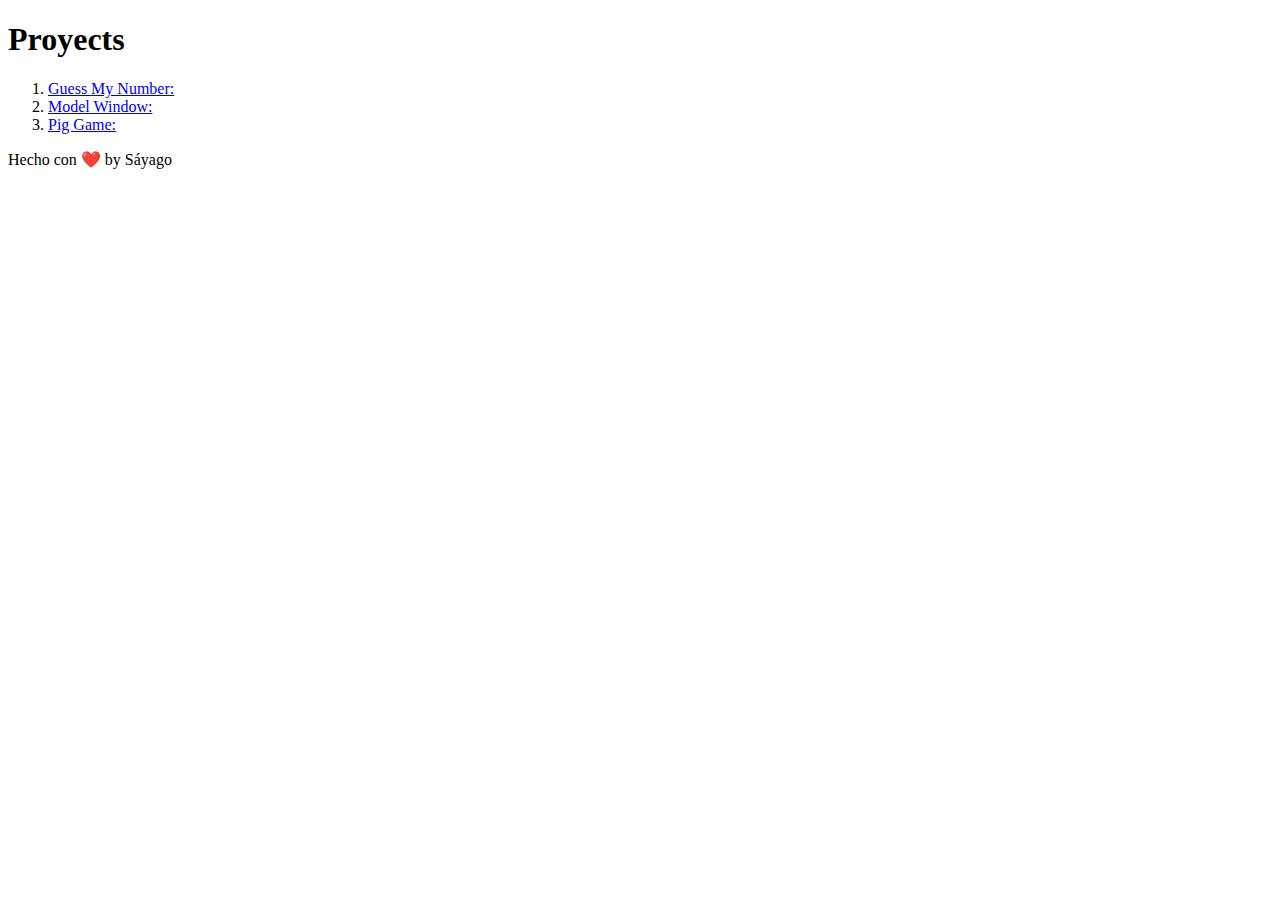
<file: index.html>
<!DOCTYPE html>
<html lang="en">

<head>
  <meta charset="UTF-8" />
  <meta name="viewport" content="width=device-width, initial-scale=1.0" />
  <title>JavaScript</title>
</head>

<body>
  <!-- Header -->
  <header>
    <h1>Proyects</h1>
  </header>
  <!-- Main -->
  <main>
    <ol>
      <li>
        <a href="./03-javascript-in-the-browser/01-guess-my-number/index.html" target="_blank">Guess My Number:</a>
      </li>
      <li>
        <a href="./03-javascript-in-the-browser/02-modal-window/index.html" target="_blank">Model Window:</a>
      </li>
      <li>
        <a href="./03-javascript-in-the-browser/03-pig-game/index.html" target="_blank">Pig Game:</a>
      </li>
    </ol>
  </main>
  <!-- Footer -->
  <footer>
    <p>Hecho con ❤️ by Sáyago</p>
  </footer>
</body>

</html>
</file>
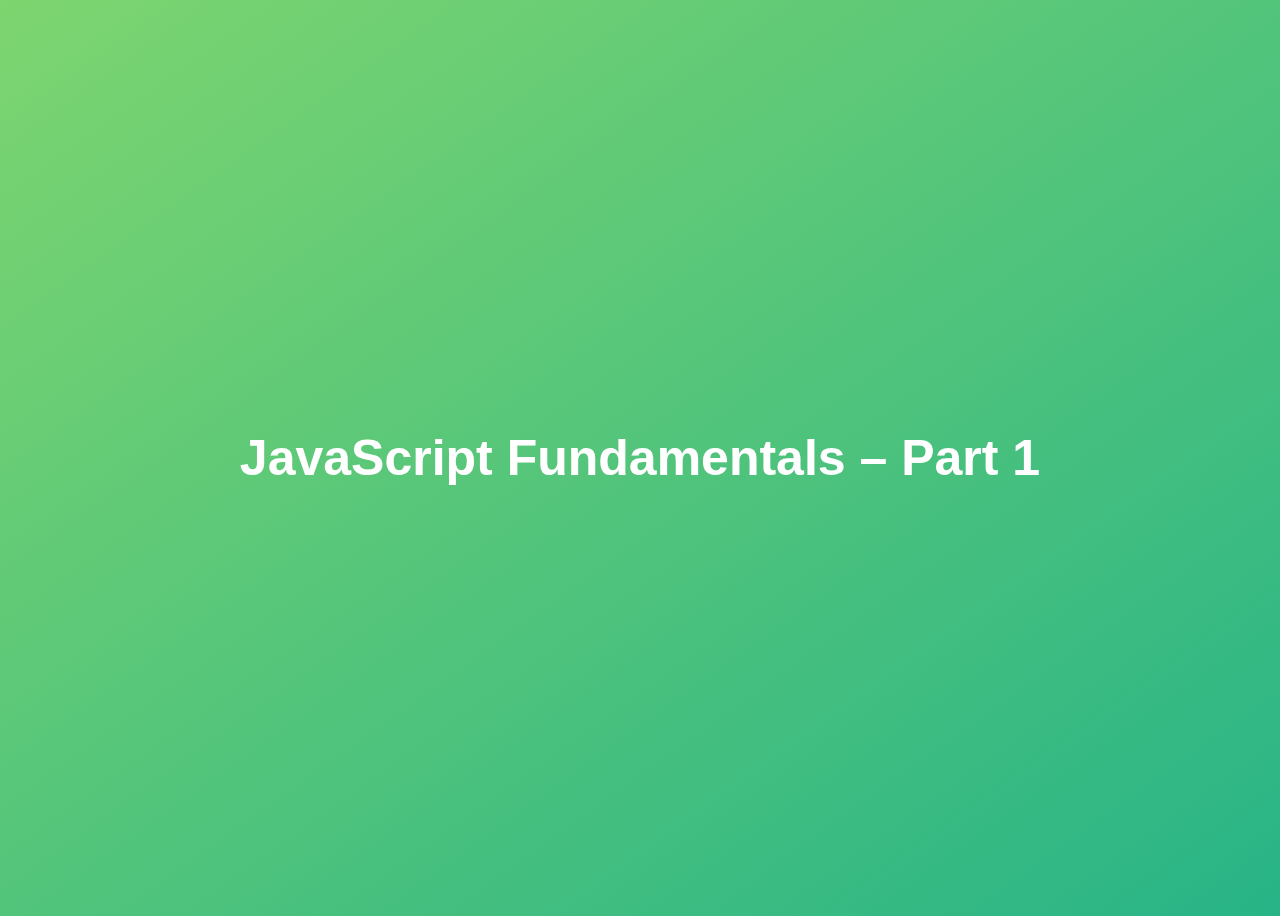
<file: 01-Fundamentals-Part-1/index.html>
<!DOCTYPE html>
<html lang="en">
  <head>
    <meta charset="UTF-8" />
    <meta name="viewport" content="width=device-width, initial-scale=1.0" />
    <meta http-equiv="X-UA-Compatible" content="ie=edge" />
    <title>JavaScript Fundamentals – Part 1</title>
    <style>
      body {
        height: 100vh;
        display: flex;
        align-items: center;
        background: linear-gradient(to top left, #28b487, #7dd56f);
      }
      h1 {
        font-family: sans-serif;
        font-size: 50px;
        line-height: 1.3;
        width: 100%;
        padding: 30px;
        text-align: center;
        color: white;
      }
    </style>
  </head>
  <body>
    <h1>JavaScript Fundamentals – Part 1</h1>
  </body>
</html>
</file>
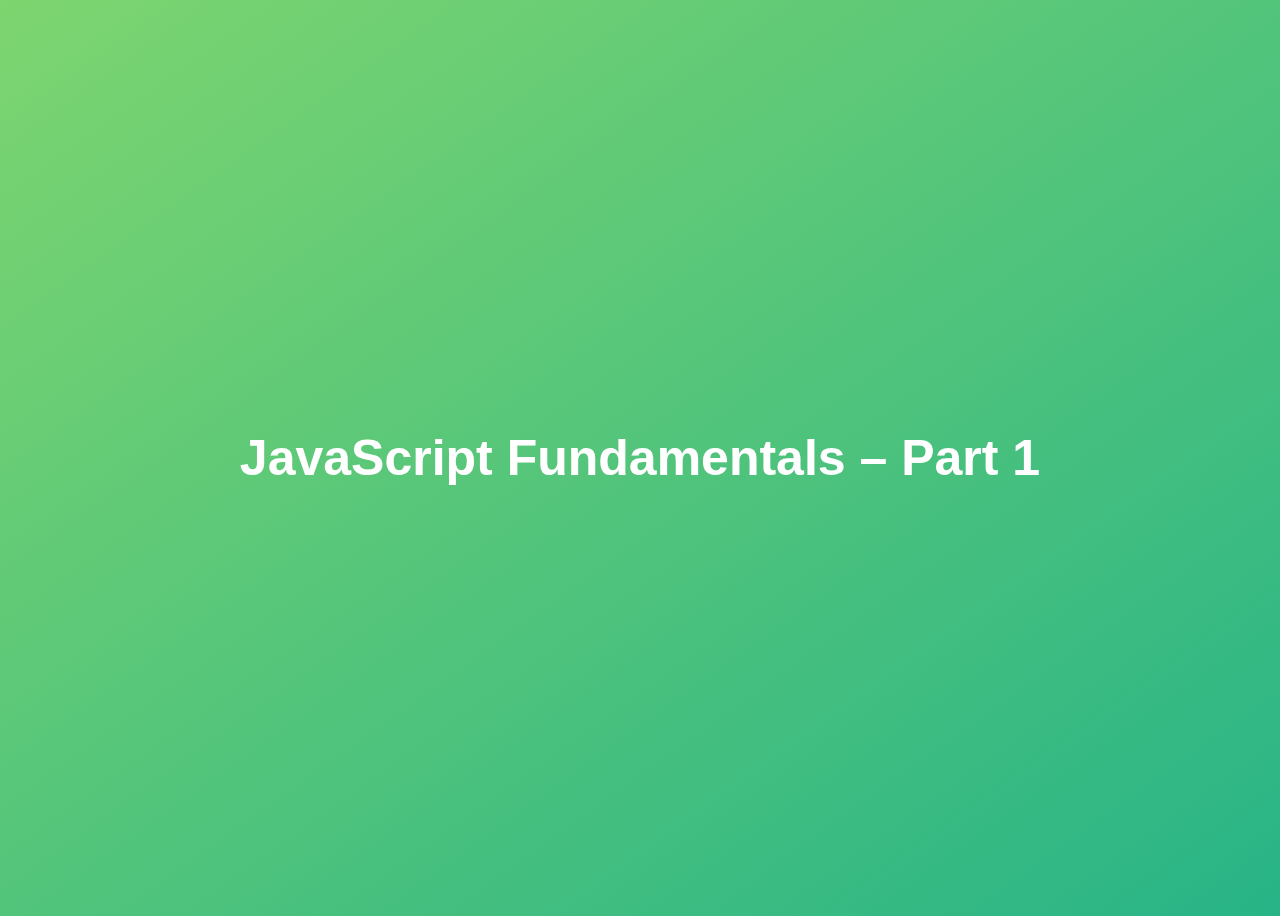
<file: 01-fundamentals-part-1/index.html>
<!DOCTYPE html>
<html lang="en">
  <head>
    <meta charset="UTF-8" />
    <meta name="viewport" content="width=device-width, initial-scale=1.0" />
    <meta http-equiv="X-UA-Compatible" content="ie=edge" />
    <title>JavaScript Fundamentals – Part 1</title>
    <style>
      body {
        height: 100vh;
        display: flex;
        align-items: center;
        background: linear-gradient(to top left, #28b487, #7dd56f);
      }
      h1 {
        font-family: sans-serif;
        font-size: 50px;
        line-height: 1.3;
        width: 100%;
        padding: 30px;
        text-align: center;
        color: white;
      }
    </style>
  </head>
  <body>
    <h1>JavaScript Fundamentals – Part 1</h1>

    <script src="./script.js"></script>
  </body>
</html>
</file>
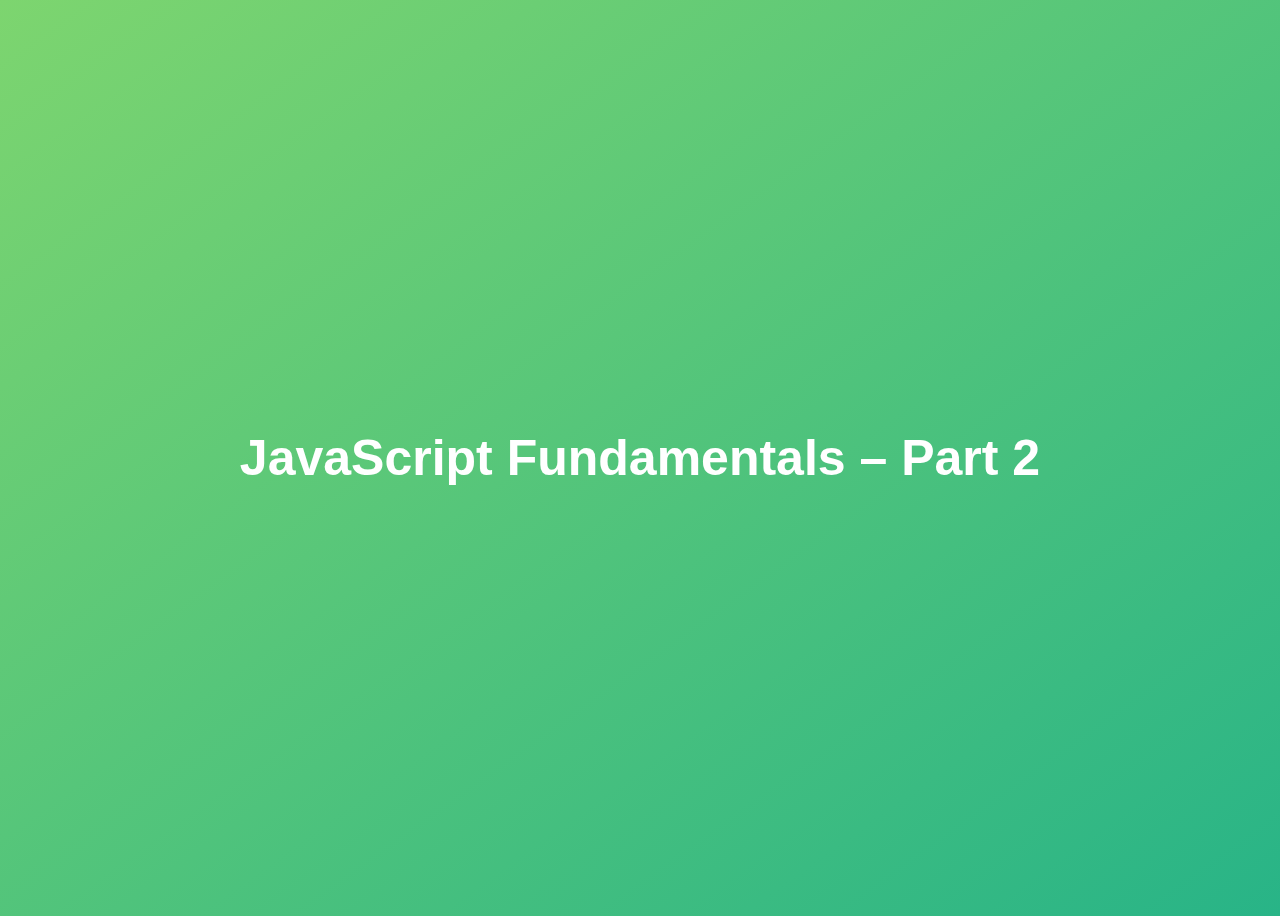
<file: 02-fundamentals-part-2/index.html>
<!DOCTYPE html>
<html lang="en">
  <head>
    <meta charset="UTF-8" />
    <meta name="viewport" content="width=device-width, initial-scale=1.0" />
    <meta http-equiv="X-UA-Compatible" content="ie=edge" />
    <title>JavaScript Fundamentals – Part 2</title>
    <style>
      body {
        height: 100vh;
        display: flex;
        align-items: center;
        background: linear-gradient(to top left, #28b487, #7dd56f);
      }
      h1 {
        font-family: sans-serif;
        font-size: 50px;
        line-height: 1.3;
        width: 100%;
        padding: 30px;
        text-align: center;
        color: white;
      }
    </style>
  </head>
  <body>
    <h1>JavaScript Fundamentals – Part 2</h1>
    <script src="script.js"></script>
  </body>
</html>
</file>
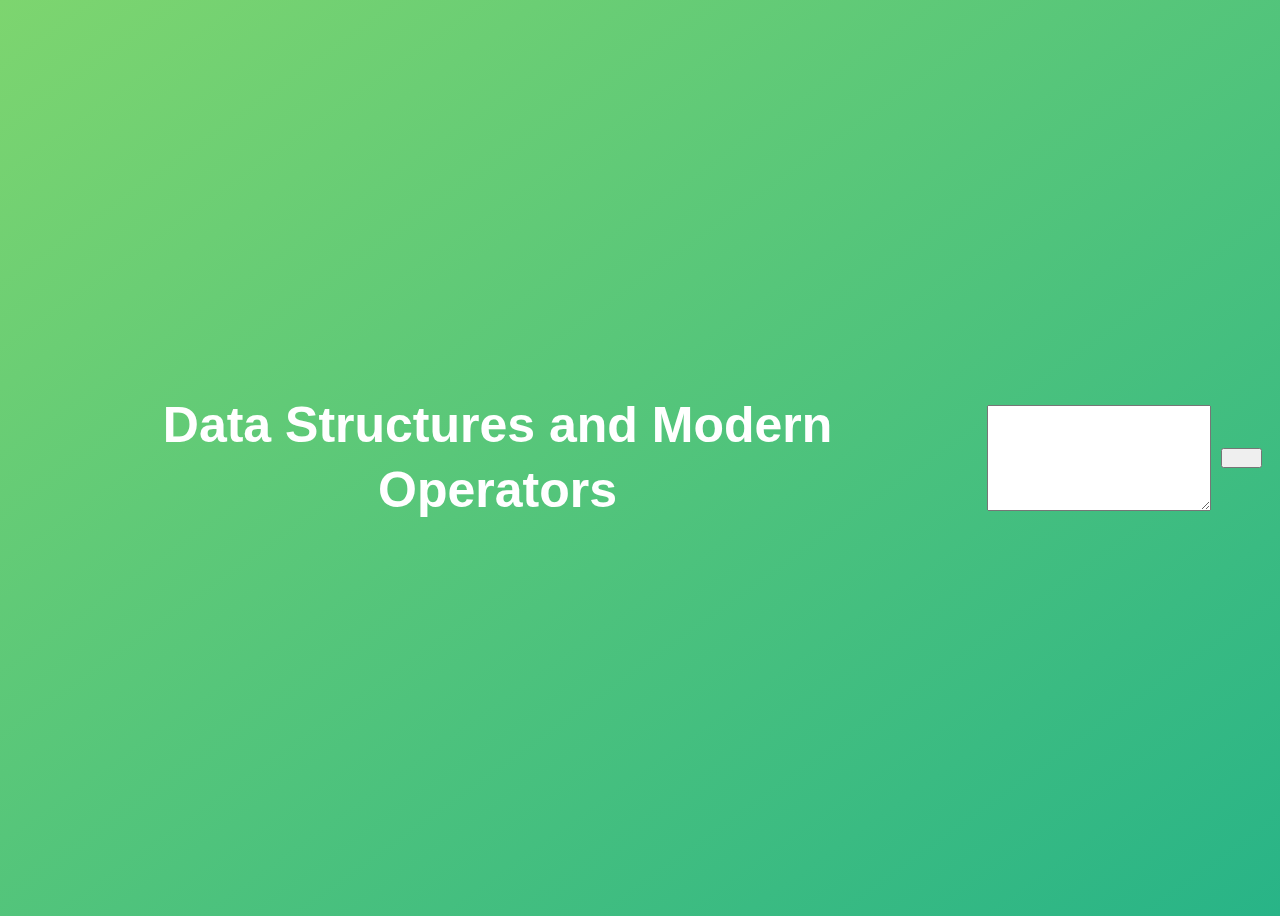
<file: 05-data-structures-modern-operators-and-string/index.html>
<!DOCTYPE html>
<html lang="en">

<head>
  <meta charset="UTF-8" />
  <meta name="viewport" content="width=device-width, initial-scale=1.0" />
  <meta http-equiv="X-UA-Compatible" content="ie=edge" />
  <title>Data Structures and Modern Operators</title>
  <style>
    body {
      height: 100vh;
      display: flex;
      align-items: center;
      background: linear-gradient(to top left, #28b487, #7dd56f);
    }

    h1 {
      font-family: sans-serif;
      font-size: 50px;
      line-height: 1.3;
      width: 100%;
      padding: 30px;
      text-align: center;
      color: white;
    }

    button {
      width: 50px;
      height: 20px;
      margin: 10px;
    }

    textarea {
      width: 300px;
      height: 100px;
    }
  </style>
</head>

<body>
  <h1>Data Structures and Modern Operators</h1>
  <script src="script.js"></script>
  <script src="challenges.js"></script>
</body>

</html>
</file>
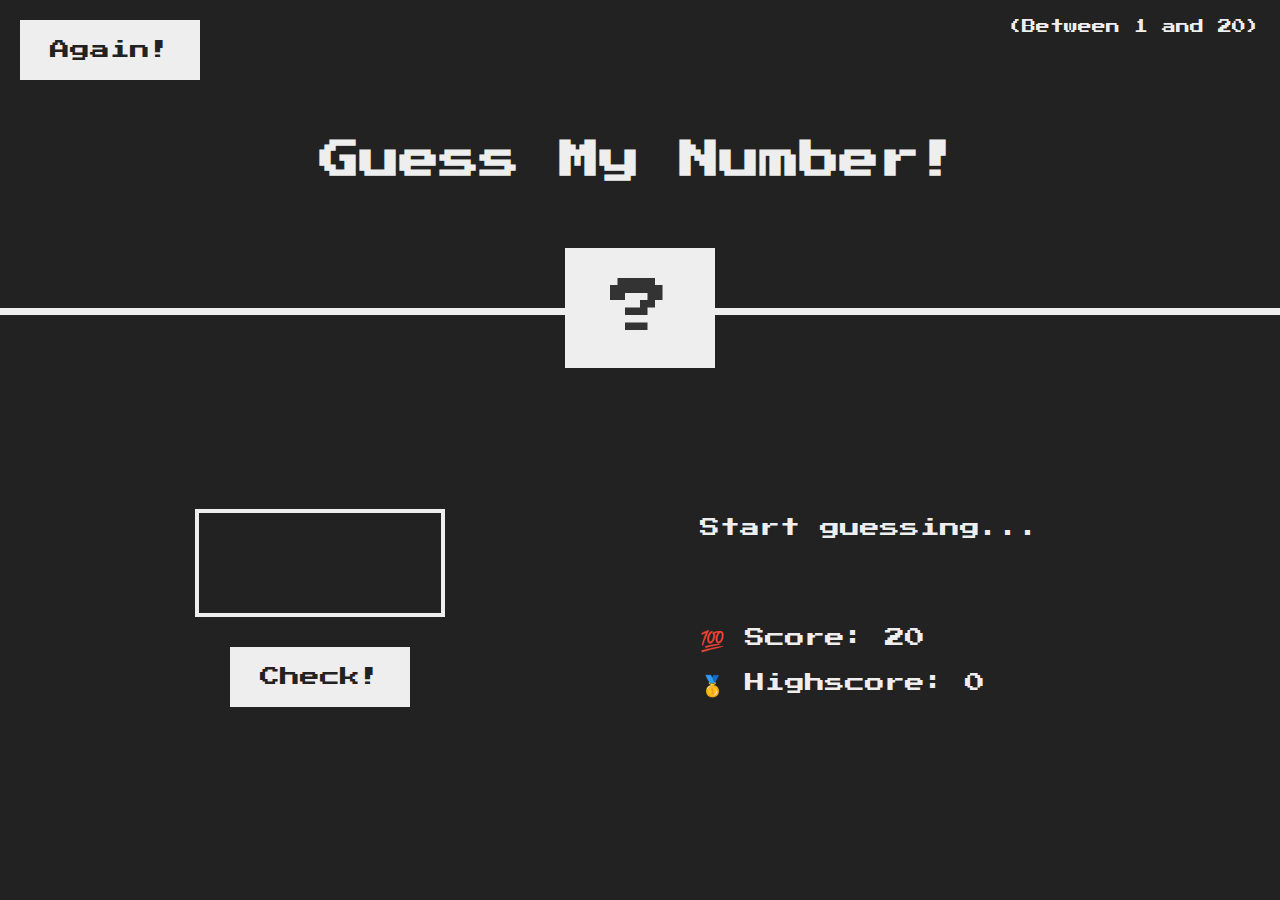
<file: 03-javascript-in-the-browser/01-guess-my-number/index.html>
<!DOCTYPE html>
<html lang="en">
  <head>
    <meta charset="UTF-8" />
    <meta name="viewport" content="width=device-width, initial-scale=1.0" />
    <meta http-equiv="X-UA-Compatible" content="ie=edge" />
    <link rel="stylesheet" href="style.css" />
    <title>Guess My Number!</title>
  </head>
  <body>
    <header>
      <h1>Guess My Number!</h1>
      <p class="between">(Between 1 and 20)</p>
      <button class="btn again">Again!</button>
      <div class="number">?</div>
    </header>
    <main>
      <section class="left">
        <input type="number" class="guess" />
        <button class="btn check">Check!</button>
      </section>
      <section class="right">
        <p class="message">Start guessing...</p>
        <p class="label-score">💯 Score: <span class="score">20</span></p>
        <p class="label-highscore">
          🥇 Highscore: <span class="highscore">0</span>
        </p>
      </section>
    </main>
    <script src="script.js"></script>
  </body>
</html>
</file>
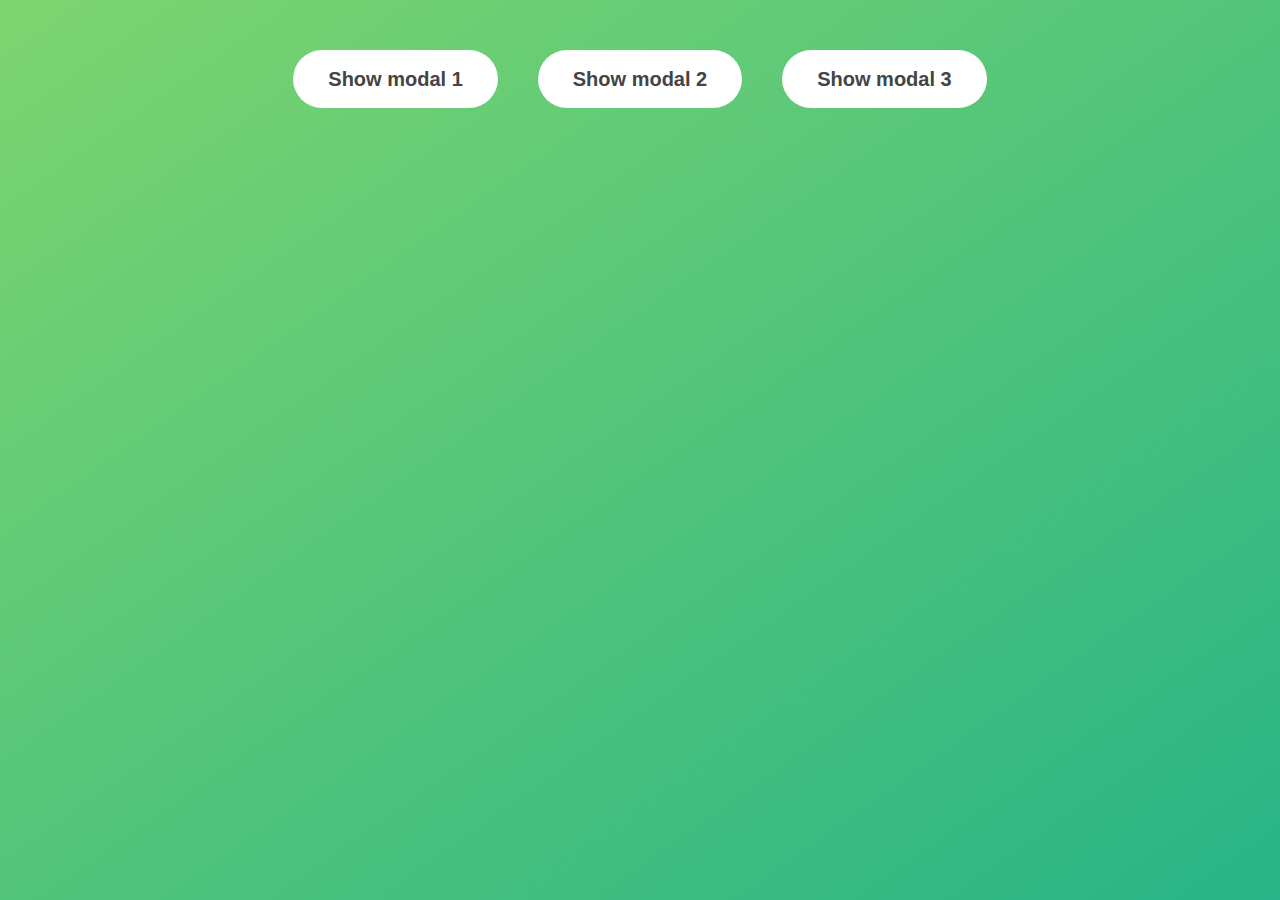
<file: 03-javascript-in-the-browser/02-modal-window/index.html>
<!DOCTYPE html>
<html lang="en">
  <head>
    <meta charset="UTF-8" />
    <meta name="viewport" content="width=device-width, initial-scale=1.0" />
    <meta http-equiv="X-UA-Compatible" content="ie=edge" />
    <link rel="stylesheet" href="style.css" />
    <title>Modal window</title>
  </head>
  <body>
    <button class="show-modal">Show modal 1</button>
    <button class="show-modal">Show modal 2</button>
    <button class="show-modal">Show modal 3</button>

    <div class="modal hidden">
      <button class="close-modal">&times;</button>
      <h1>I'm a modal window 😍</h1>
      <p>
        Lorem ipsum dolor sit amet, consectetur adipisicing elit, sed do eiusmod
        tempor incididunt ut labore et dolore magna aliqua. Ut enim ad minim
        veniam, quis nostrud exercitation ullamco laboris nisi ut aliquip ex ea
        commodo consequat. Duis aute irure dolor in reprehenderit in voluptate
        velit esse cillum dolore eu fugiat nulla pariatur. Excepteur sint
        occaecat cupidatat non proident, sunt in culpa qui officia deserunt
        mollit anim id est laborum.
      </p>
    </div>
    <div class="overlay hidden"></div>

    <script src="script.js"></script>
  </body>
</html>
</file>
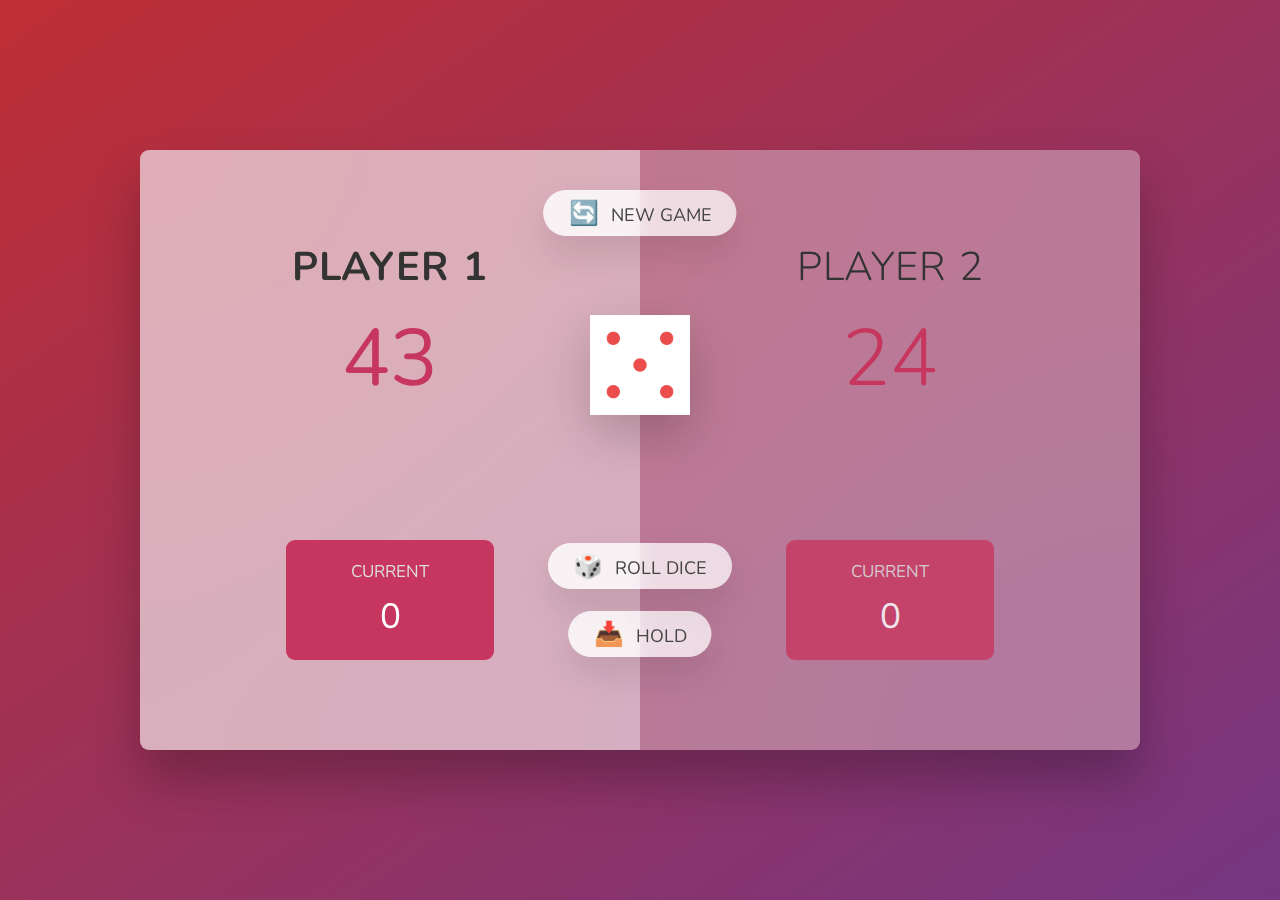
<file: 03-javascript-in-the-browser/03-pig-game/index.html>
<!DOCTYPE html>
<html lang="en">
  <head>
    <meta charset="UTF-8" />
    <meta name="viewport" content="width=device-width, initial-scale=1.0" />
    <meta http-equiv="X-UA-Compatible" content="ie=edge" />
    <link rel="stylesheet" href="style.css" />
    <title>Pig Game</title>
  </head>
  <body>
    <main>
      <section class="player player--0 player--active">
        <h2 class="name" id="name--0">Player 1</h2>
        <p class="score" id="score--0">43</p>
        <div class="current">
          <p class="current-label">Current</p>
          <p class="current-score" id="current--0">0</p>
        </div>
      </section>
      <section class="player player--1">
        <h2 class="name" id="name--1">Player 2</h2>
        <p class="score" id="score--1">24</p>
        <div class="current">
          <p class="current-label">Current</p>
          <p class="current-score" id="current--1">0</p>
        </div>
      </section>

      <img src="./img/dice-5.png" alt="Playing dice" class="dice" />
      <button class="btn btn--new">🔄 New game</button>
      <button class="btn btn--roll">🎲 Roll dice</button>
      <button class="btn btn--hold">📥 Hold</button>
    </main>
    <script src="script.js"></script>
  </body>
</html>
</file>
<file: 03-javascript-in-the-browser/01-guess-my-number/style.css>
@import url('https://fonts.googleapis.com/css?family=Press+Start+2P&display=swap');

* {
  margin: 0;
  padding: 0;
  box-sizing: inherit;
}

html {
  font-size: 62.5%;
  box-sizing: border-box;
}

body {
  font-family: 'Press Start 2P', sans-serif;
  color: #eee;
  background-color: #222;
  /* background-color: #60b347; */
}

/* LAYOUT */
header {
  position: relative;
  height: 35vh;
  border-bottom: 7px solid #eee;
}

main {
  height: 65vh;
  color: #eee;
  display: flex;
  align-items: center;
  justify-content: space-around;
}

.left {
  width: 52rem;
  display: flex;
  flex-direction: column;
  align-items: center;
}

.right {
  width: 52rem;
  font-size: 2rem;
}

/* ELEMENTS STYLE */
h1 {
  font-size: 4rem;
  text-align: center;
  position: absolute;
  width: 100%;
  top: 52%;
  left: 50%;
  transform: translate(-50%, -50%);
}

.number {
  background: #eee;
  color: #333;
  font-size: 6rem;
  width: 15rem;
  padding: 3rem 0rem;
  text-align: center;
  position: absolute;
  bottom: 0;
  left: 50%;
  transform: translate(-50%, 50%);
}

.between {
  font-size: 1.4rem;
  position: absolute;
  top: 2rem;
  right: 2rem;
}

.again {
  position: absolute;
  top: 2rem;
  left: 2rem;
}

.guess {
  background: none;
  border: 4px solid #eee;
  font-family: inherit;
  color: inherit;
  font-size: 5rem;
  padding: 2.5rem;
  width: 25rem;
  text-align: center;
  display: block;
  margin-bottom: 3rem;
}

.btn {
  border: none;
  background-color: #eee;
  color: #222;
  font-size: 2rem;
  font-family: inherit;
  padding: 2rem 3rem;
  cursor: pointer;
}

.btn:hover {
  background-color: #ccc;
}

.message {
  margin-bottom: 8rem;
  height: 3rem;
}

.label-score {
  margin-bottom: 2rem;
}
</file>
<file: 03-javascript-in-the-browser/02-modal-window/style.css>
* {
  margin: 0;
  padding: 0;
  box-sizing: inherit;
}

html {
  font-size: 62.5%;
  box-sizing: border-box;
}

body {
  font-family: sans-serif;
  color: #333;
  line-height: 1.5;
  height: 100vh;
  position: relative;
  display: flex;
  align-items: flex-start;
  justify-content: center;
  background: linear-gradient(to top left, #28b487, #7dd56f);
}

.show-modal {
  font-size: 2rem;
  font-weight: 600;
  padding: 1.75rem 3.5rem;
  margin: 5rem 2rem;
  border: none;
  background-color: #fff;
  color: #444;
  border-radius: 10rem;
  cursor: pointer;
}

.close-modal {
  position: absolute;
  top: 1.2rem;
  right: 2rem;
  font-size: 5rem;
  color: #333;
  cursor: pointer;
  border: none;
  background: none;
}

h1 {
  font-size: 2.5rem;
  margin-bottom: 2rem;
}

p {
  font-size: 1.8rem;
}

/* -------------------------- */
/* CLASSES TO MAKE MODAL WORK */
.hidden {
  display: none;
}

.modal {
  position: absolute;
  top: 50%;
  left: 50%;
  transform: translate(-50%, -50%);
  width: 70%;

  padding: 6rem;
  background-color: white;
  border-radius: 5px;
  box-shadow: 0 3rem 5rem rgba(0, 0, 0, 0.3);
  z-index: 10;
}

.overlay {
  position: absolute;
  top: 0;
  left: 0;
  width: 100%;
  height: 100%;
  background-color: rgba(0, 0, 0, 0.6);
  backdrop-filter: blur(3px);
  z-index: 5;
}
</file>
<file: 03-javascript-in-the-browser/03-pig-game/style.css>
@import url('https://fonts.googleapis.com/css2?family=Nunito&display=swap');

* {
  margin: 0;
  padding: 0;
  box-sizing: inherit;
}

html {
  font-size: 62.5%;
  box-sizing: border-box;
}

body {
  font-family: 'Nunito', sans-serif;
  font-weight: 400;
  height: 100vh;
  color: #333;
  background-image: linear-gradient(to top left, #753682 0%, #bf2e34 100%);
  display: flex;
  align-items: center;
  justify-content: center;
}

/* LAYOUT */
main {
  position: relative;
  width: 100rem;
  height: 60rem;
  background-color: rgba(255, 255, 255, 0.35);
  backdrop-filter: blur(200px);
  filter: blur();
  box-shadow: 0 3rem 5rem rgba(0, 0, 0, 0.25);
  border-radius: 9px;
  overflow: hidden;
  display: flex;
}

.player {
  flex: 50%;
  padding: 9rem;
  display: flex;
  flex-direction: column;
  align-items: center;
  transition: all 0.75s;
}

/* ELEMENTS */
.name {
  position: relative;
  font-size: 4rem;
  text-transform: uppercase;
  letter-spacing: 1px;
  word-spacing: 2px;
  font-weight: 300;
  margin-bottom: 1rem;
}

.score {
  font-size: 8rem;
  font-weight: 300;
  color: #c7365f;
  margin-bottom: auto;
}

.player--active {
  background-color: rgba(255, 255, 255, 0.4);
}
.player--active .name {
  font-weight: 700;
}
.player--active .score {
  font-weight: 400;
}

.player--active .current {
  opacity: 1;
}

.current {
  background-color: #c7365f;
  opacity: 0.8;
  border-radius: 9px;
  color: #fff;
  width: 65%;
  padding: 2rem;
  text-align: center;
  transition: all 0.75s;
}

.current-label {
  text-transform: uppercase;
  margin-bottom: 1rem;
  font-size: 1.7rem;
  color: #ddd;
}

.current-score {
  font-size: 3.5rem;
}

/* ABSOLUTE POSITIONED ELEMENTS */
.btn {
  position: absolute;
  left: 50%;
  transform: translateX(-50%);
  color: #444;
  background: none;
  border: none;
  font-family: inherit;
  font-size: 1.8rem;
  text-transform: uppercase;
  cursor: pointer;
  font-weight: 400;
  transition: all 0.2s;

  background-color: white;
  background-color: rgba(255, 255, 255, 0.6);
  backdrop-filter: blur(10px);

  padding: 0.7rem 2.5rem;
  border-radius: 50rem;
  box-shadow: 0 1.75rem 3.5rem rgba(0, 0, 0, 0.1);
}

.btn::first-letter {
  font-size: 2.4rem;
  display: inline-block;
  margin-right: 0.7rem;
}

.btn--new {
  top: 4rem;
}
.btn--roll {
  top: 39.3rem;
}
.btn--hold {
  top: 46.1rem;
}

.btn:active {
  transform: translate(-50%, 3px);
  box-shadow: 0 1rem 2rem rgba(0, 0, 0, 0.15);
}

.btn:focus {
  outline: none;
}

.dice {
  position: absolute;
  left: 50%;
  top: 16.5rem;
  transform: translateX(-50%);
  height: 10rem;
  box-shadow: 0 2rem 5rem rgba(0, 0, 0, 0.2);
}

.player--winner {
  background-color: #2f2f2f;
}

.player--winner .name {
  font-weight: 700;
  color: #c7365f;
}
</file>
